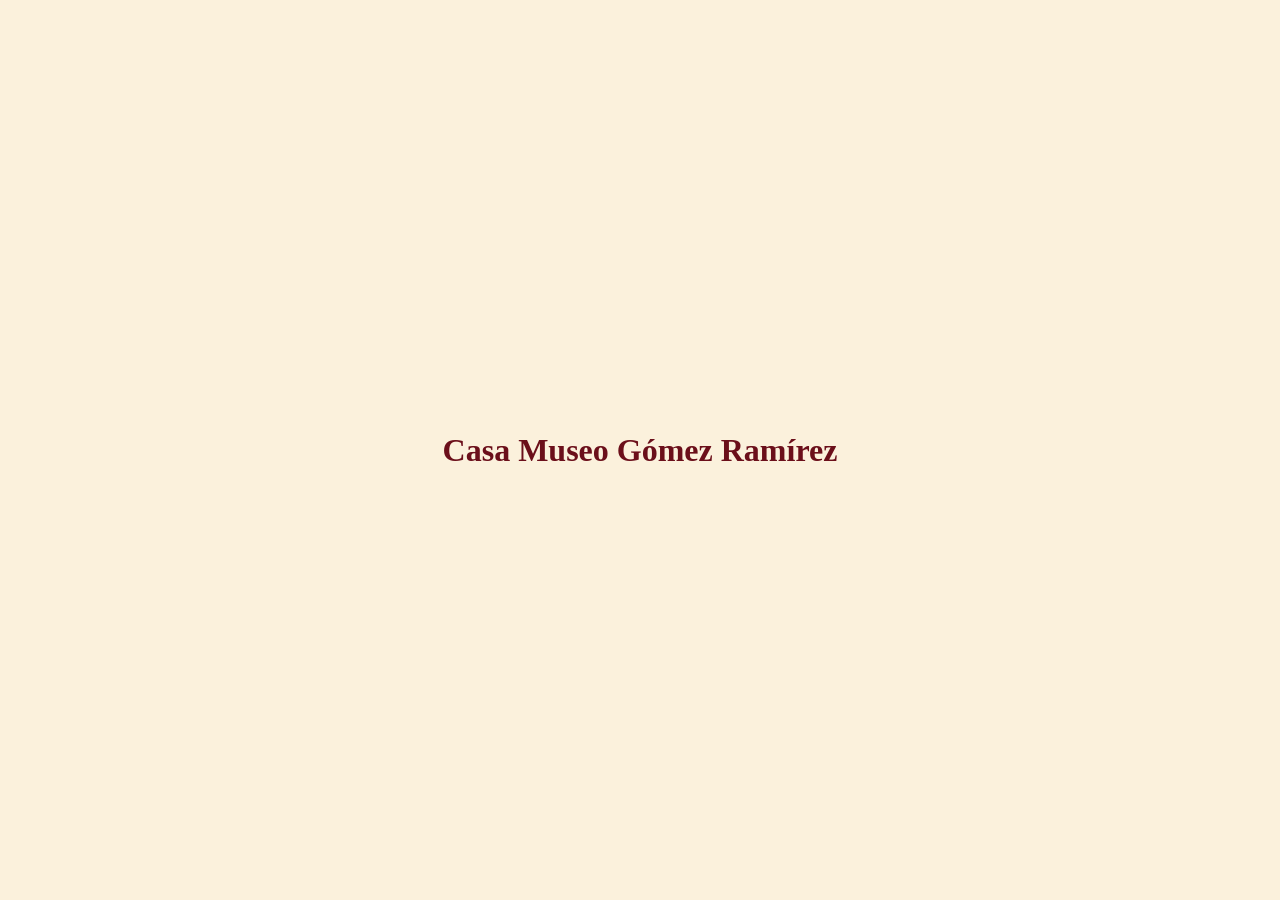
<file: index.html>
<!doctype html>
<html lang="es"><head><meta charset="utf-8"><meta name="viewport" content="width=device-width,initial-scale=1">
<title>Casa Museo Gómez Ramírez · Piezas</title>
<meta name="robots" content="noindex">
<style>body{font-family:Georgia,serif;background:#fbf1dc;color:#6b0f1a;display:grid;place-items:center;min-height:100vh;text-align:center;margin:0}</style>
</head><body><h1>Casa Museo Gómez Ramírez</h1></body></html>
</file>
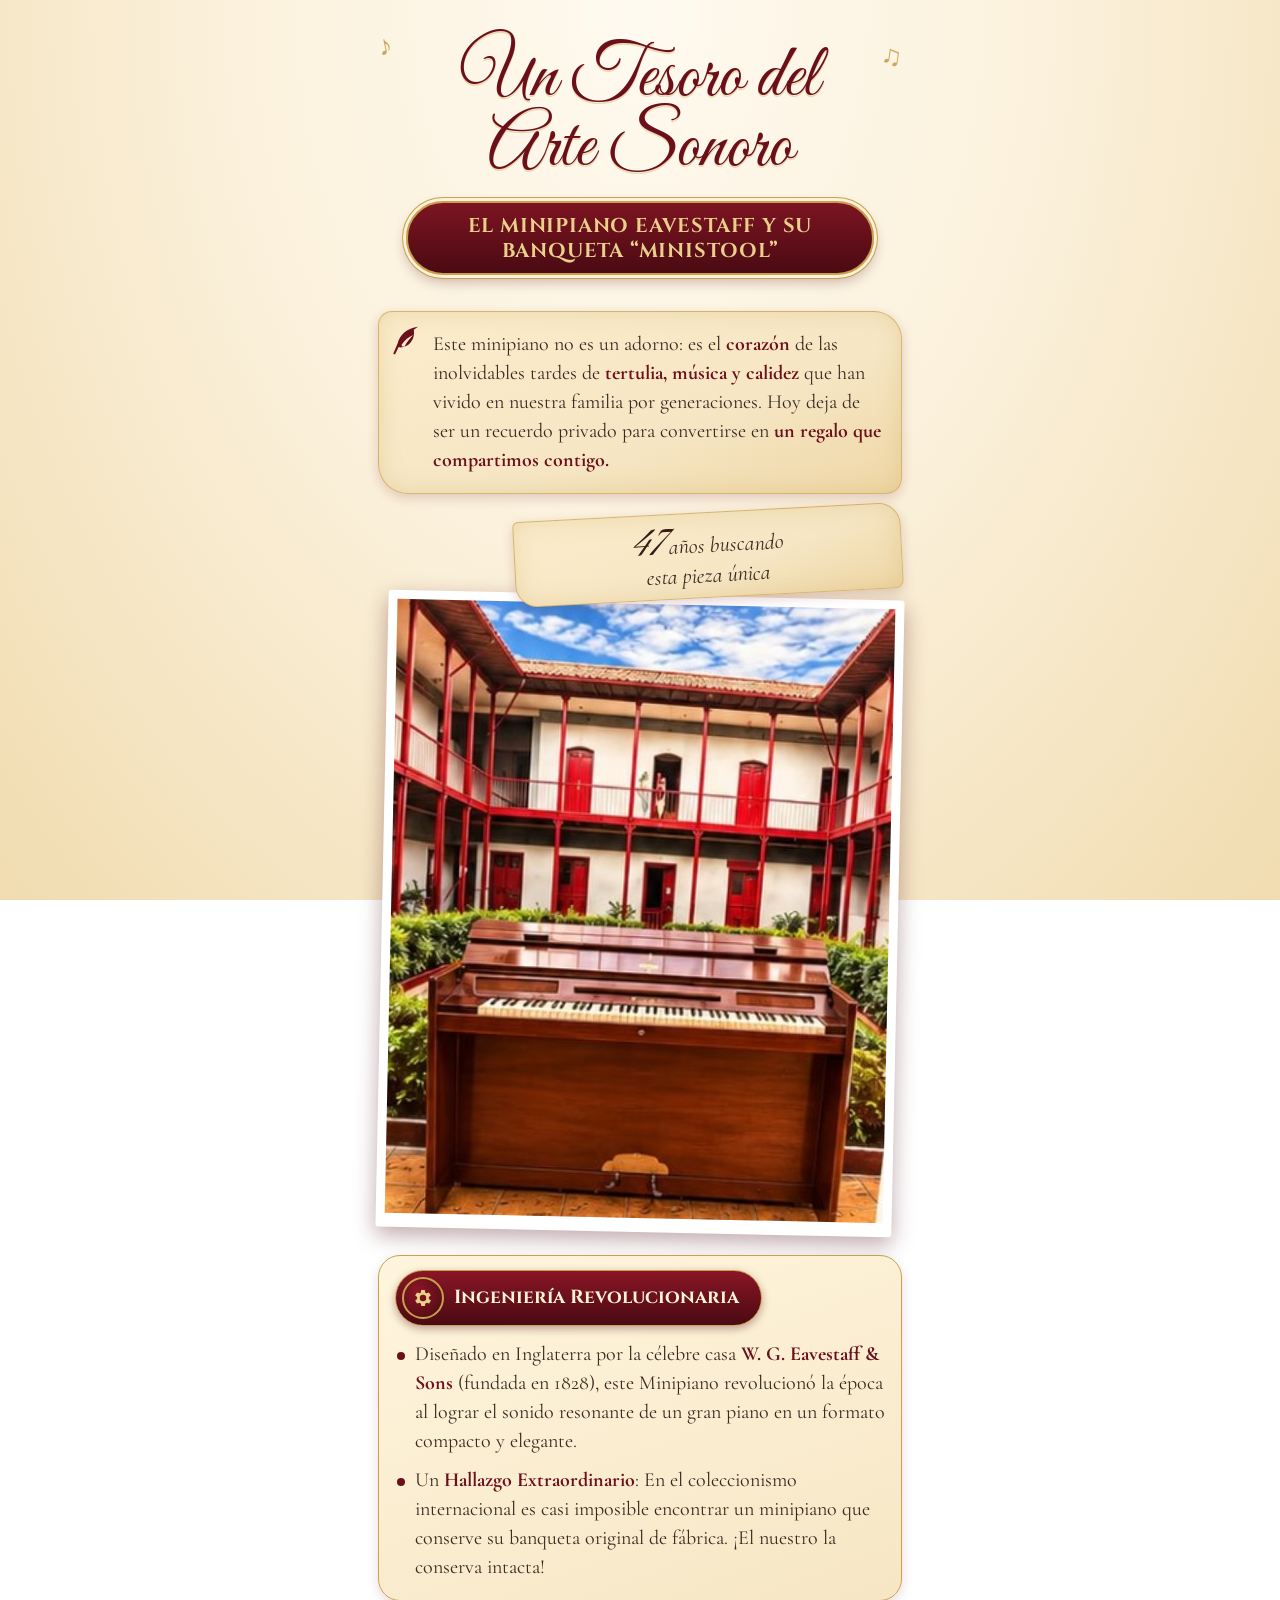
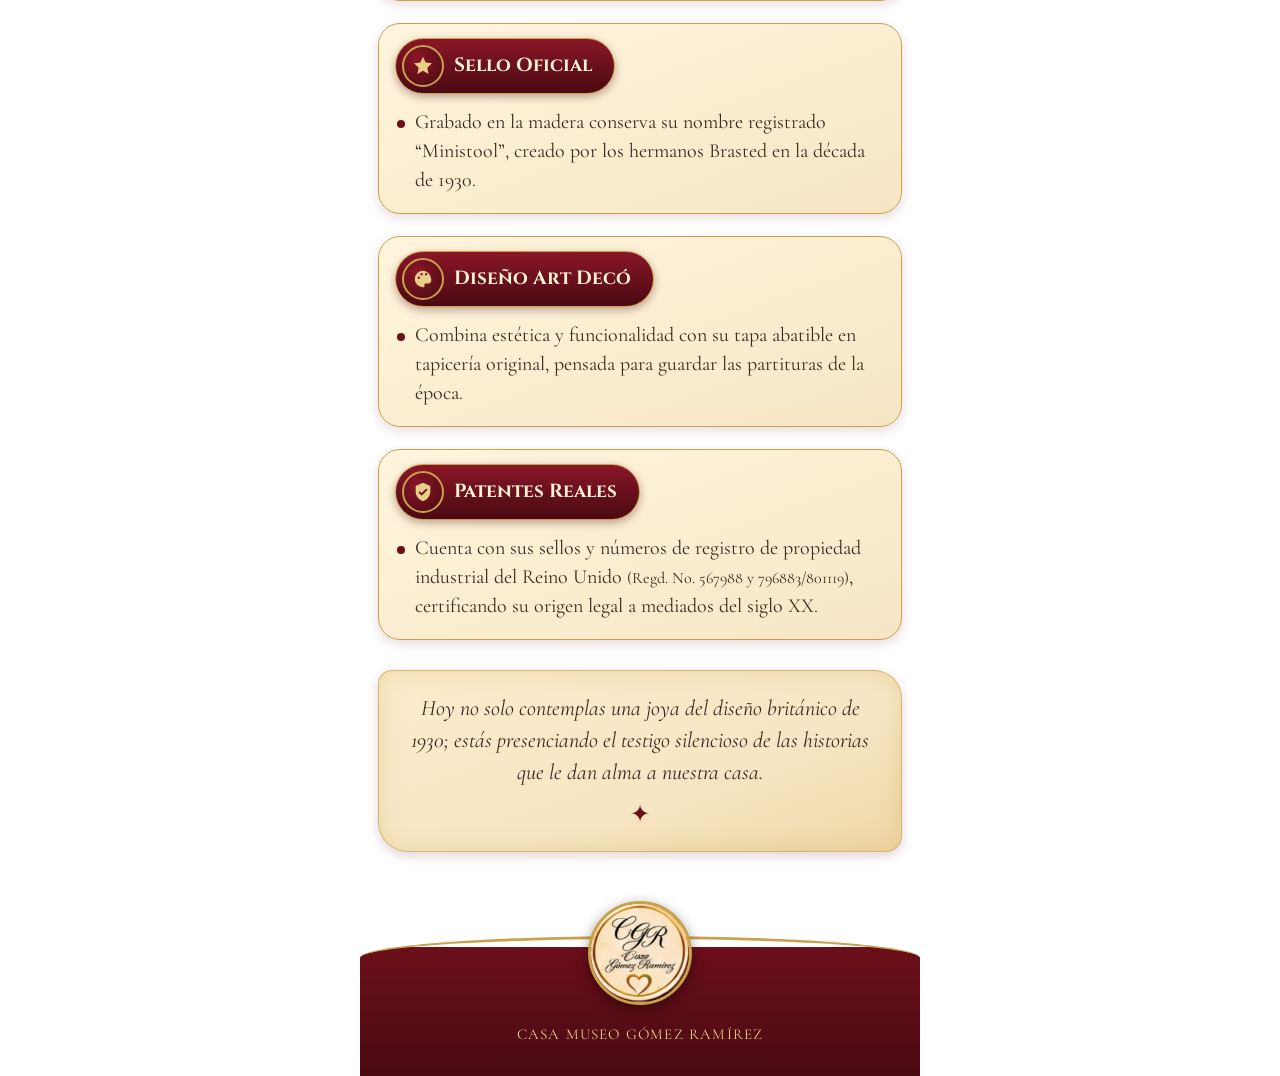
<file: piezas/minipiano-eavestaff/index.html>
<!doctype html>
<html lang="es">
<head>
<meta charset="utf-8">
<meta name="viewport" content="width=device-width,initial-scale=1,viewport-fit=cover">
<title>Un Tesoro del Arte Sonoro · Minipiano Eavestaff · Casa Museo Gómez Ramírez</title>
<meta name="description" content="El minipiano Eavestaff y su banqueta “Ministool”: 47 años buscando esta pieza única. Casa Museo Gómez Ramírez.">
<meta name="theme-color" content="#6b0f1a">
<meta property="og:title" content="Un Tesoro del Arte Sonoro · Minipiano Eavestaff">
<meta property="og:description" content="47 años buscando esta pieza única. Casa Museo Gómez Ramírez.">
<meta property="og:image" content="https://casamuseogomezramirez.github.io/QR-Piezas/piezas/minipiano-eavestaff/foto.jpg">
<meta property="og:type" content="article">
<meta property="og:url" content="https://casamuseogomezramirez.github.io/QR-Piezas/piezas/minipiano-eavestaff/">
<link rel="canonical" href="https://casamuseogomezramirez.github.io/QR-Piezas/piezas/minipiano-eavestaff/">
<link rel="icon" href="../../assets/logo-cgr.png">
<link rel="preconnect" href="https://fonts.googleapis.com">
<link rel="preconnect" href="https://fonts.gstatic.com" crossorigin>
<link href="https://fonts.googleapis.com/css2?family=Cinzel:wght@600;700&family=Cormorant+Garamond:ital,wght@0,500;0,600;1,500;1,600&family=Great+Vibes&display=swap" rel="stylesheet">
<link rel="stylesheet" href="../../assets/estilo.css">
</head>
<body>
<main class="pagina">

  <header class="cabecera">
    <h1 class="titulo">Un Tesoro del Arte Sonoro</h1>
    <span class="subtitulo">El minipiano Eavestaff y su banqueta “Ministool”</span>
  </header>

  <section class="perga intro">
    <svg class="pluma" viewBox="0 0 24 24" fill="currentColor" aria-hidden="true"><path d="M20.5 2C13 3 7.5 7.5 6 14l-3 7 1.2.5 2.6-5.2c1 .3 2 .3 3.2 0 5-1.3 8.5-6 7.5-12.3zM9 14.5c2-3 5-5.4 8-6.7-2.3 2.6-4.5 5-6 8-.7.1-1.4.1-2 0z"/></svg>
    <p>Este minipiano no es un adorno: es el <strong>corazón</strong> de las inolvidables tardes de <strong>tertulia, música y calidez</strong> que han vivido en nuestra familia por generaciones. Hoy deja de ser un recuerdo privado para convertirse en <strong>un regalo que compartimos contigo.</strong></p>
  </section>

  <div class="perga sello-años"><b>47</b> años buscando<br>esta pieza única</div>
  <figure class="foto">
    <img src="foto.jpg" width="385" height="475" alt="Minipiano Eavestaff de madera color caoba en el patio de la Casa Museo Gómez Ramírez, con balcones rojos al fondo">
  </figure>

  <section class="tarjeta">
    <h2><span class="icono"><svg viewBox="0 0 24 24" aria-hidden="true"><path d="M19.4 13a7.7 7.7 0 0 0 0-2l2.1-1.6-2-3.5-2.5 1a7.6 7.6 0 0 0-1.7-1L15 3.3h-4L10.700 5.900a7.600 7.600 0 0 0-1.700 1l-2.500-1-2 3.500L6.600 11a7.700 7.700 0 0 0 0 2l-2.100 1.600 2 3.500 2.500-1a7.600 7.600 0 0 0 1.700 1l.4 2.600h4l.4-2.600a7.600 7.600 0 0 0 1.700-1l2.500 1 2-3.500zM13 15.500a3.500 3.500 0 1 1 0-7 3.500 3.500 0 0 1 0 7z" transform="translate(-1 0)"/></svg></span>Ingeniería Revolucionaria</h2>
    <ul>
      <li>Diseñado en Inglaterra por la célebre casa <strong>W. G. Eavestaff &amp; Sons</strong> (fundada en 1828), este Minipiano revolucionó la época al lograr el sonido resonante de un gran piano en un formato compacto y elegante.</li>
      <li>Un <strong>Hallazgo Extraordinario</strong>: En el coleccionismo internacional es casi imposible encontrar un minipiano que conserve su banqueta original de fábrica. ¡El nuestro la conserva intacta!</li>
    </ul>
  </section>

  <section class="tarjeta">
    <h2><span class="icono"><svg viewBox="0 0 24 24" aria-hidden="true"><path d="M12 2l2.900 6.300 6.900.8-5.100 4.700 1.400 6.800L12 17.100 5.900 20.600l1.400-6.800L2.200 9.100l6.900-.8z"/></svg></span>Sello Oficial</h2>
    <ul>
      <li>Grabado en la madera conserva su nombre registrado “Ministool”, creado por los hermanos Brasted en la década de 1930.</li>
    </ul>
  </section>

  <section class="tarjeta">
    <h2><span class="icono"><svg viewBox="0 0 24 24" aria-hidden="true"><path d="M12 3a9 9 0 0 0 0 18c1.400 0 2-1 1.600-2-.4-1 .2-2 1.400-2H17a4 4 0 0 0 4-4c0-5-4-10-9-10zM7.500 12a1.300 1.300 0 1 1 0-2.600 1.300 1.300 0 0 1 0 2.600zm3-4a1.300 1.300 0 1 1 0-2.600 1.300 1.300 0 0 1 0 2.600zm5 0a1.300 1.300 0 1 1 0-2.600 1.300 1.300 0 0 1 0 2.600z"/></svg></span>Diseño Art Decó</h2>
    <ul>
      <li>Combina estética y funcionalidad con su tapa abatible en tapicería original, pensada para guardar las partituras de la época.</li>
    </ul>
  </section>

  <section class="tarjeta">
    <h2><span class="icono"><svg viewBox="0 0 24 24" aria-hidden="true"><path d="M12 2L4 5.500v6c0 5 3.400 9.300 8 10.500 4.600-1.200 8-5.500 8-10.500v-6zm-1.500 14L7 12.500l1.400-1.400 2.100 2.100 5-5L17 9.600z"/></svg></span>Patentes Reales</h2>
    <ul>
      <li>Cuenta con sus sellos y números de registro de propiedad industrial del Reino Unido <span class="pequeño">(Regd. No. 567988 y 796883/801119)</span>, certificando su origen legal a mediados del siglo XX.</li>
    </ul>
  </section>

  <section class="perga cierre">
    Hoy no solo contemplas una joya del diseño británico de 1930; estás presenciando el testigo silencioso de las historias que le dan alma a nuestra casa.
  </section>

  <footer class="pie">
    <img src="../../assets/logo-cgr.png" width="136" height="136" alt="Casa Museo Gómez Ramírez">
    <p>Casa Museo Gómez Ramírez</p>
  </footer>
</main>
</body>
</html>
</file>
<file: assets/estilo.css>
:root{
  --vino:#6b0f1a; --vino-osc:#4a0a12; --oro:#c9a14a; --oro-cl:#e8cf8a;
  --crema:#fbf1dc; --pergamino:#f6e6c4; --tinta:#3a2a22;
}
*{box-sizing:border-box;margin:0;padding:0}
html{-webkit-text-size-adjust:100%}
body{
  font-family:"Cormorant Garamond","Playfair Display",Georgia,serif;
  font-size:19px;line-height:1.45;color:var(--tinta);
  background:radial-gradient(ellipse at top,#fffaf0 0%,var(--crema) 45%,#f1dcb0 100%) fixed;
  min-height:100vh;overflow-x:hidden;
}
.pagina{max-width:560px;margin:0 auto;padding:0 18px 0;position:relative}

/* Encabezado */
.cabecera{text-align:center;padding:34px 28px 18px;position:relative}
.cabecera::before,.cabecera::after{
  content:"♪";position:absolute;color:var(--oro);font-size:28px;opacity:.9}
.cabecera::before{left:0;top:16px;transform:rotate(-12deg)}
.cabecera::after{content:"♫";right:0;top:26px;transform:rotate(8deg)}
.titulo{
  font-family:"Great Vibes","Pinyon Script",cursive;font-weight:400;
  font-size:clamp(38px,12.5vw,74px);line-height:.95;color:var(--vino);
  text-shadow:0 2px 0 rgba(201,161,74,.35);
}
.subtitulo{
  display:block;margin:16px auto 0;padding:10px 12px;
  font-family:"Cinzel","Playfair Display",Georgia,serif;font-weight:700;
  font-size:clamp(13px,4.2vw,20px);letter-spacing:.04em;line-height:1.25;
  color:var(--oro-cl);text-transform:uppercase;
  background:linear-gradient(180deg,#7d1422,var(--vino-osc));
  border:2px solid var(--oro);border-radius:40px;
  box-shadow:0 0 0 3px var(--crema),0 0 0 4px var(--oro),0 6px 14px rgba(74,10,18,.3);
}

/* Pergaminos */
.perga{
  position:relative;background:linear-gradient(160deg,#fbeccb,var(--pergamino) 60%,#efd7a6);
  border:1px solid rgba(201,161,74,.7);border-radius:14px 28px 16px 30px;
  padding:18px 20px;margin:18px 0;
  box-shadow:0 4px 12px rgba(107,15,26,.18),inset 0 0 22px rgba(201,161,74,.25);
}
.perga strong{color:var(--vino)}
.intro{padding-left:54px}
.pluma{position:absolute;left:10px;top:12px;width:34px;height:auto;color:var(--vino)}

/* Foto */
.foto{
  background:#fff;padding:9px 9px 14px;margin:24px 4px 6px;
  box-shadow:0 8px 22px rgba(74,10,18,.35);transform:rotate(1.2deg);
  border-radius:3px;position:relative;
}
.foto img{display:block;width:100%;height:auto}
.sello-años{
  position:relative;z-index:2;margin:0 0 -22px auto;width:74%;border-radius:6px 22px 8px 22px;
  transform:rotate(-3deg);text-align:center;padding:10px 14px;
  font-family:"Cormorant Garamond",serif;font-style:italic;font-size:22px;line-height:1.1;
}
.sello-años b{font-family:"Great Vibes",cursive;font-weight:400;font-size:44px;color:#3a1a14;line-height:.9}
.sello-años{margin-bottom:-26px}

/* Tarjetas con icono */
.tarjeta{
  position:relative;margin:22px 0 0;padding:14px 16px 18px;
  background:linear-gradient(160deg,#fff5de,var(--pergamino));
  border:1.5px solid var(--oro);border-radius:22px;
  box-shadow:0 4px 12px rgba(107,15,26,.15);
}
.tarjeta h2{
  /* El título vive DENTRO de la tarjeta, en el flujo normal: nunca se solapa con el texto. */
  display:flex;align-items:center;gap:10px;width:fit-content;max-width:100%;
  margin:0 0 14px;
  font-family:"Cinzel","Playfair Display",serif;font-weight:700;
  font-size:clamp(16px,4.6vw,19px);line-height:1.15;color:#fff3d6;padding:6px 22px 6px 6px;border-radius:40px;
  background:linear-gradient(180deg,#8a1626,var(--vino-osc));
  border:1.5px solid var(--oro);box-shadow:0 3px 8px rgba(74,10,18,.35);
}
.icono{
  width:42px;height:42px;border-radius:50%;flex:none;display:grid;place-items:center;
  background:radial-gradient(circle at 35% 30%,#8a1626,var(--vino-osc));
  border:2px solid var(--oro);
}
.icono svg{width:22px;height:22px;fill:var(--oro-cl)}
.tarjeta ul{list-style:none;margin:0}
.tarjeta li{position:relative;padding-left:20px}
.tarjeta li+li{margin-top:10px}
.tarjeta li::before{content:"";position:absolute;left:2px;top:.6em;width:8px;height:8px;border-radius:50%;background:var(--vino)}
.tarjeta li strong{color:var(--vino)}
.pequeño{font-size:16px}

/* Cierre */
.cierre{text-align:center;font-style:italic;font-size:22px;margin-top:30px;padding:22px 22px 18px}
.cierre::after{content:"✦";display:block;color:var(--vino);font-style:normal;margin-top:10px;font-size:24px}

/* Pie */
.pie{
  margin:84px -18px 0;padding:46px 18px 30px;text-align:center;position:relative;
  background:linear-gradient(180deg,transparent 0,transparent 8px,var(--vino) 8px,var(--vino-osc) 100%);
  border-top:3px solid var(--oro);border-radius:50% 50% 0 0 / 22px 22px 0 0;
}
.pie img{
  width:104px;height:104px;border-radius:50%;object-fit:cover;margin-top:-86px;
  border:3px solid var(--oro);box-shadow:0 4px 14px rgba(0,0,0,.4);background:var(--crema);
}
.pie p{color:var(--oro-cl);font-size:15px;letter-spacing:.08em;margin-top:10px;text-transform:uppercase}

@media (min-width:600px){
  body{font-size:20px}
  .pagina{padding-top:10px}
}
@media (prefers-reduced-motion:no-preference){
  .foto{transition:transform .4s}
  .foto:hover{transform:rotate(0)}
}
</file>
